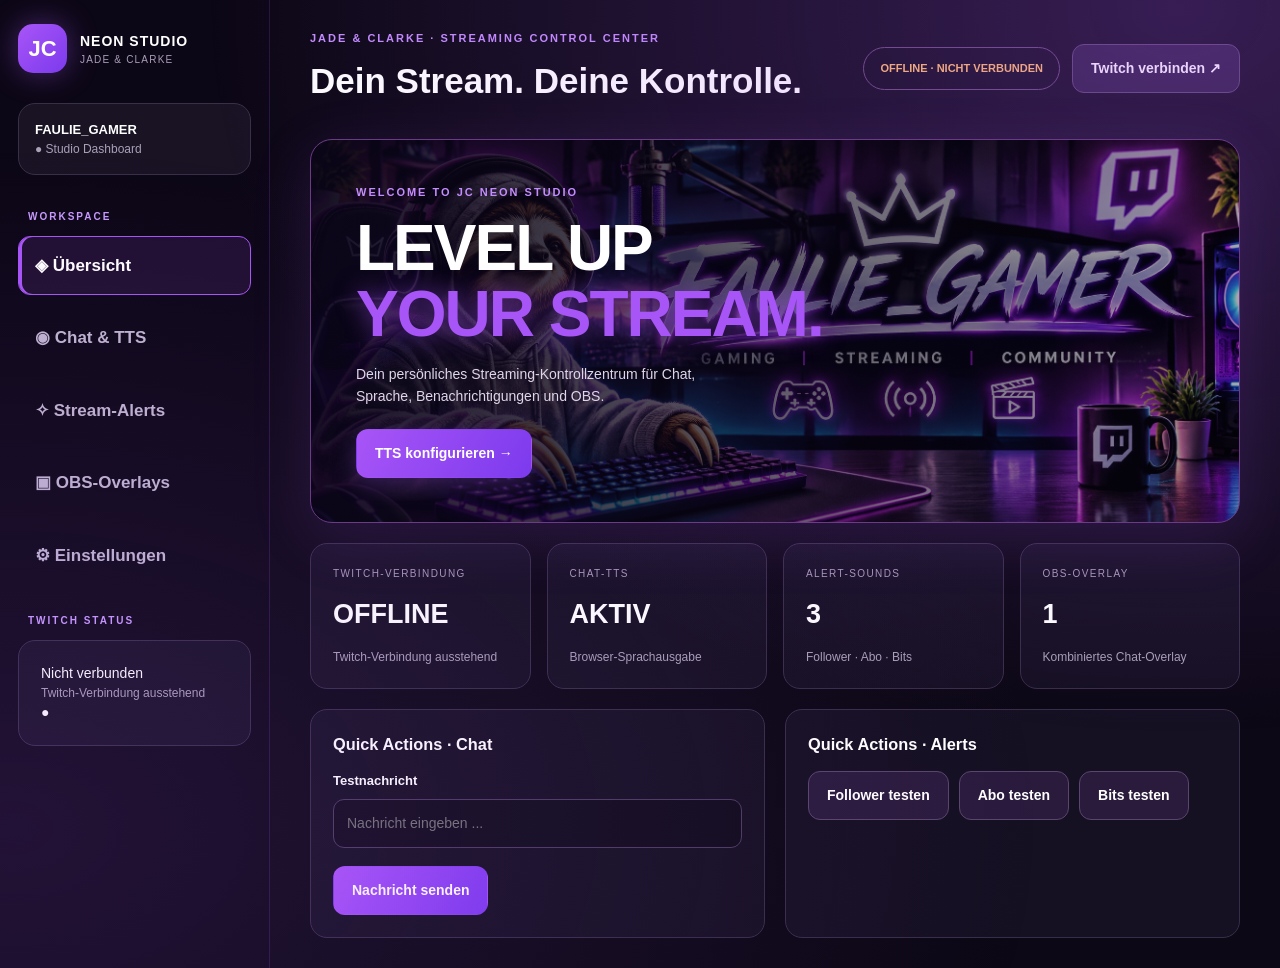
<file: index.html>
<!DOCTYPE html>
<html lang="de">
<head>
  <meta charset="UTF-8">
  <meta name="viewport" content="width=device-width, initial-scale=1.0">
  <meta name="theme-color" content="#10091d">

  <title>JC Neon Studio | Jade & Clarke</title>

  <link rel="stylesheet" href="css/style.css">

  <style>
    :root {
      --accent: #a855f7;
      --accent2: #7c3aed;
    }

    * {
      box-sizing: border-box;
    }

    body {
      margin: 0;
      background: #0c0815;
      color: #ffffff;
      font-family: Inter, "Segoe UI", Arial, sans-serif;
    }

    [hidden] {
      display: none !important;
    }

    .page:not(.active) {
      display: none;
    }

    .page.active {
      display: block;
    }

    .jc-app {
      display: flex;
      min-height: 100vh;
    }

    .jc-sidebar {
      width: 270px;
      min-width: 270px;
      padding: 24px 18px;
      background: rgba(12, 8, 23, .94);
      border-right: 1px solid rgba(168, 85, 247, .18);
    }

    .jc-main {
      flex: 1;
      min-width: 0;
      padding: 30px 40px;
    }

    .jc-brand {
      display: flex;
      align-items: center;
      gap: 13px;
      margin-bottom: 30px;
    }

    .jc-brand-logo {
      width: 49px;
      height: 49px;
      display: grid;
      place-items: center;
      border-radius: 15px;
      background: linear-gradient(
        135deg,
        var(--accent),
        var(--accent2)
      );
      font-weight: 900;
      font-size: 22px;
      color: white;
    }

    .jc-brand-name {
      font-weight: 900;
      letter-spacing: 1px;
    }

    .jc-brand-subtitle {
      font-size: 10px;
      color: #a99eb9;
      letter-spacing: 1.2px;
    }

    .jc-profile {
      padding: 16px;
      border: 1px solid #383047;
      border-radius: 17px;
      background: #191324;
      margin-bottom: 34px;
    }

    .jc-profile-name {
      font-weight: 800;
      font-size: 13px;
    }

    .jc-muted {
      color: #aaa0b8;
      font-size: 12px;
    }

    .jc-section-label {
      margin: 22px 10px 12px;
      color: #c89bff;
      font-size: 10px;
      font-weight: 900;
      letter-spacing: 2px;
    }

    .jc-sidebar .nav {
      display: flex;
      width: 100%;
      align-items: center;
      gap: 12px;
      padding: 16px;
      margin-bottom: 6px;
      border: 1px solid transparent;
      border-radius: 12px;
      background: transparent;
      color: #bfb4cf;
      text-align: left;
      cursor: pointer;
      font-weight: 700;
      font-family: inherit;
    }

    .jc-sidebar .nav:hover {
      background: rgba(168, 85, 247, .08);
    }

    .jc-sidebar .nav.active {
      background: rgba(168, 85, 247, .12);
      border-color: var(--accent);
      color: white;
    }

    .jc-header {
      display: flex;
      align-items: center;
      justify-content: space-between;
      gap: 20px;
      margin-bottom: 32px;
    }

    .jc-eyebrow {
      color: #c48dff;
      font-size: 11px;
      letter-spacing: 2px;
      font-weight: 900;
    }

    .jc-header h1 {
      font-size: clamp(24px, 3vw, 35px);
      margin: 8px 0 0;
    }

    .jc-header-actions {
      display: flex;
      align-items: center;
      gap: 12px;
    }

    .jc-status {
      border: 1px solid #684778;
      border-radius: 50px;
      padding: 12px 16px;
      font-size: 11px;
      font-weight: 900;
      white-space: nowrap;
    }

    .jc-status.online {
      color: #7df0b3;
    }

    .jc-status.offline {
      color: #ffbd66;
    }

    .jc-button {
      border: 1px solid #59456d;
      border-radius: 12px;
      padding: 13px 18px;
      color: white;
      background: #2a1b3d;
      font-family: inherit;
      font-weight: 800;
      cursor: pointer;
    }

    .jc-button.primary {
      background: linear-gradient(
        120deg,
        var(--accent),
        var(--accent2)
      );
      border-color: transparent;
    }

    .jc-button:hover {
      filter: brightness(1.14);
    }

    .jc-hero {
      position: relative;
      min-height: 340px;
      display: flex;
      align-items: center;
      padding: 45px;
      border-radius: 22px;
      overflow: hidden;
      border: 1px solid #6c3b88;
      background:
        linear-gradient(
          90deg,
          rgba(10, 5, 24, .95),
          rgba(10, 5, 24, .35)
        ),
        url("assets/images/banner.png") center / cover;
    }

    .jc-hero h2 {
      font-size: clamp(38px, 5vw, 65px);
      line-height: 1.03;
      margin: 15px 0;
    }

    .jc-hero em {
      font-style: normal;
      color: var(--accent);
    }

    .jc-hero p {
      max-width: 380px;
      line-height: 1.6;
    }

    .jc-grid {
      display: grid;
      grid-template-columns: repeat(4, minmax(0, 1fr));
      gap: 16px;
      margin-top: 20px;
    }

    .jc-card {
      background: rgba(23, 17, 36, .9);
      border: 1px solid #382d49;
      border-radius: 17px;
      padding: 22px;
      min-width: 0;
    }

    .jc-card h3 {
      margin: 0 0 15px;
    }

    .jc-card-label {
      font-size: 10px;
      letter-spacing: 1.4px;
      color: #a99bb9;
    }

    .jc-card-value {
      font-size: 27px;
      font-weight: 900;
      margin: 13px 0;
    }

    .jc-two-columns {
      display: grid;
      grid-template-columns: repeat(2, minmax(0, 1fr));
      gap: 20px;
      margin-top: 20px;
    }

    .jc-field {
      display: flex;
      flex-direction: column;
      gap: 8px;
      margin-bottom: 18px;
    }

    .jc-field label {
      font-weight: 700;
      font-size: 13px;
    }

    .jc-field input:not([type="checkbox"]):not([type="range"]),
    .jc-field select,
    .jc-field textarea {
      width: 100%;
      padding: 13px;
      border-radius: 11px;
      border: 1px solid #4c3b61;
      background: #100c1b;
      color: white;
      font: inherit;
    }

    .jc-field input[type="range"] {
      width: 100%;
      accent-color: var(--accent);
    }

    .jc-check {
      display: flex;
      align-items: center;
      gap: 10px;
      margin: 14px 0;
    }

    .jc-check input {
      accent-color: var(--accent);
    }

    .jc-actions {
      display: flex;
      flex-wrap: wrap;
      gap: 10px;
      margin-top: 15px;
    }

    .jc-chat-feed {
      min-height: 240px;
      max-height: 390px;
      overflow-y: auto;
      padding: 15px;
      border: 1px solid #382d49;
      border-radius: 13px;
      background: #0d0a16;
    }

    .chat-line {
      display: flex;
      flex-wrap: wrap;
      gap: 10px;
      margin: 8px 0;
      line-height: 1.5;
    }

    .chat-line .username {
      color: var(--accent);
      font-weight: 900;
    }

    .jc-overlay-preview {
      width: 100%;
      height: 370px;
      border: 1px solid #49345d;
      border-radius: 15px;
      background: #0e0918;
    }

    .jc-alert-preview {
      min-height: 160px;
      display: grid;
      place-content: center;
      gap: 10px;
      text-align: center;
      border: 1px solid #49345d;
      border-radius: 15px;
      background: #100b1c;
    }

    .jc-alert-preview b {
      color: var(--accent);
      font-size: 23px;
    }

    .jc-toast {
      position: fixed;
      right: 24px;
      bottom: 24px;
      z-index: 9999;
      max-width: 430px;
      padding: 16px 20px;
      border-radius: 14px;
      border: 1px solid var(--accent);
      background: #211330;
      color: white;
      box-shadow: 0 0 30px rgba(168, 85, 247, .25);
      opacity: 0;
      transform: translateY(20px);
      pointer-events: none;
      transition: .25s;
    }

    .jc-toast.show {
      opacity: 1;
      transform: translateY(0);
    }

    @media (max-width: 1100px) {
      .jc-grid {
        grid-template-columns: repeat(2, 1fr);
      }
    }

    @media (max-width: 760px) {
      .jc-app {
        flex-direction: column;
      }

      .jc-sidebar {
        width: 100%;
        min-width: 0;
      }

      .jc-main {
        padding: 22px;
      }

      .jc-header {
        flex-direction: column;
        align-items: flex-start;
      }

      .jc-header-actions {
        flex-wrap: wrap;
      }

      .jc-two-columns,
      .jc-grid {
        grid-template-columns: 1fr;
      }

      .jc-hero {
        padding: 25px;
      }
    }
  </style>

  <!-- JavaScript aus dem neuen js-Ordner -->
  <script defer src="js/app.js"></script>
  <script defer src="js/twitch-auth.js"></script>
</head>

<body>

<div class="ambient"></div>

<div class="jc-app">

  <!-- SEITENLEISTE -->
  <aside class="jc-sidebar">

    <div class="jc-brand">
      <div class="jc-brand-logo brand-icon">JC</div>

      <div>
        <div class="jc-brand-name">NEON STUDIO</div>
        <div class="jc-brand-subtitle">JADE & CLARKE</div>
      </div>
    </div>

    <div class="jc-profile">
      <div class="jc-profile-name" id="studioProfileName">
        FAULIE_GAMER
      </div>

      <div class="jc-muted">
        <span id="profileConnectionDot">●</span>
        Studio Dashboard
      </div>
    </div>

    <div class="jc-section-label">WORKSPACE</div>

    <nav>
      <button class="nav active" data-page="dashboard" type="button">
        ◈ Übersicht
      </button>

      <button class="nav" data-page="tts" type="button">
        ◉ Chat & TTS
      </button>

      <button class="nav" data-page="alerts" type="button">
        ✧ Stream-Alerts
      </button>

      <button class="nav" data-page="overlay" type="button">
        ▣ OBS-Overlays
      </button>

      <button class="nav" data-page="settings" type="button">
        ⚙ Einstellungen
      </button>
    </nav>

    <div class="jc-section-label">TWITCH STATUS</div>

    <div class="jc-card">
      <div id="sideConnectionStatus">
        Nicht verbunden
      </div>

      <div class="jc-muted" id="sideConnectionDetail">
        Twitch-Verbindung ausstehend
      </div>

      <span id="sideConnectionDot">●</span>
    </div>

  </aside>

  <!-- HAUPTBEREICH -->
  <main class="jc-main">

    <header class="jc-header">

      <div>
        <div class="jc-eyebrow">
          JADE & CLARKE · STREAMING CONTROL CENTER
        </div>

        <h1 id="pageTitle">
          Dein Stream. Deine Kontrolle.
        </h1>
      </div>

      <div class="jc-header-actions">

        <div id="connectionPill" class="jc-status offline">
          <span id="connectionStatus">
            OFFLINE · NICHT VERBUNDEN
          </span>
        </div>

        <button
          id="twitchBtn"
          class="jc-button"
          type="button">
          Twitch verbinden ↗
        </button>

      </div>

    </header>

    <!-- DASHBOARD -->
    <section id="dashboard" class="page active">

      <div class="jc-hero hero">

        <div>
          <div class="jc-eyebrow">
            WELCOME TO JC NEON STUDIO
          </div>

          <h2>
            LEVEL UP<br>
            <em>YOUR STREAM.</em>
          </h2>

          <p>
            Dein persönliches Streaming-Kontrollzentrum
            für Chat, Sprache, Benachrichtigungen und OBS.
          </p>

          <button
            class="jc-button primary btn"
            data-goto="tts"
            type="button">
            TTS konfigurieren →
          </button>
        </div>

      </div>

      <div class="jc-grid">

        <div class="jc-card">
          <div class="jc-card-label">
            TWITCH-VERBINDUNG
          </div>

          <div class="jc-card-value" id="connectionStat">
            OFFLINE
          </div>

          <div class="jc-muted" id="connectionStatDetail">
            Nicht verbunden
          </div>
        </div>

        <div class="jc-card">
          <div class="jc-card-label">
            CHAT-TTS
          </div>

          <div class="jc-card-value" id="ttsStatus">
            AKTIV
          </div>

          <div class="jc-muted">
            Browser-Sprachausgabe
          </div>
        </div>

        <div class="jc-card">
          <div class="jc-card-label">
            ALERT-SOUNDS
          </div>

          <div class="jc-card-value">3</div>

          <div class="jc-muted">
            Follower · Abo · Bits
          </div>
        </div>

        <div class="jc-card">
          <div class="jc-card-label">
            OBS-OVERLAY
          </div>

          <div class="jc-card-value">1</div>

          <div class="jc-muted">
            Kombiniertes Chat-Overlay
          </div>
        </div>

      </div>

      <div class="jc-two-columns">

        <div class="jc-card">
          <h3>Quick Actions · Chat</h3>

          <div class="jc-field">
            <label for="chatInput">
              Testnachricht
            </label>

            <input
              id="chatInput"
              type="text"
              placeholder="Nachricht eingeben ..."
              autocomplete="off">
          </div>

          <button
            id="sendChat"
            class="jc-button primary"
            type="button">
            Nachricht senden
          </button>
        </div>

        <div class="jc-card">
          <h3>Quick Actions · Alerts</h3>

          <div class="jc-actions">
            <button
              class="jc-button"
              data-test="follow"
              type="button">
              Follower testen
            </button>

            <button
              class="jc-button"
              data-test="sub"
              type="button">
              Abo testen
            </button>

            <button
              class="jc-button"
              data-test="bits"
              type="button">
              Bits testen
            </button>
          </div>
        </div>

      </div>

    </section>

    <!-- CHAT & TTS -->
    <section id="tts" class="page">

      <div class="jc-two-columns">

        <div class="jc-card">
          <h3>Text-to-Speech</h3>

          <label class="jc-check">
            <input id="ttsEnabled" type="checkbox" checked>
            TTS aktivieren
          </label>

          <label class="jc-check">
            <input id="readNames" type="checkbox" checked>
            Benutzernamen vorlesen
          </label>

          <div class="jc-field">
            <label for="voiceSelect">
              Stimme
            </label>

            <select id="voiceSelect"></select>
          </div>

          <div class="jc-field">
            <label for="volume">
              Lautstärke
            </label>

            <input
              id="volume"
              type="range"
              min="0"
              max="100"
              value="85">

            <output id="volumeValue">
              85 %
            </output>
          </div>

          <div class="jc-field">
            <label for="rate">
              Sprechgeschwindigkeit
            </label>

            <input
              id="rate"
              type="range"
              min="50"
              max="200"
              value="100">

            <output id="rateValue">
              1.0×
            </output>
          </div>

          <div class="jc-actions">

            <button
              id="testVoice"
              class="jc-button primary"
              type="button">
              Stimme testen
            </button>

            <button
              id="stopVoice"
              class="jc-button"
              type="button">
              Sprache stoppen
            </button>

          </div>

        </div>

        <div class="jc-card">
          <h3>Chat-Testbereich</h3>

          <div class="jc-field">
            <label for="testUser">
              Test-Benutzername
            </label>

            <input
              id="testUser"
              type="text"
              value="Faulie_Gamer">
          </div>

          <div class="jc-field">
            <label for="testMessage">
              Testnachricht
            </label>

            <textarea
              id="testMessage"
              rows="4">Hey Faulie! Dein Stream sieht heute mega aus! 💜</textarea>
          </div>

          <button
            id="testMessageBtn"
            class="jc-button primary"
            type="button">
            Testnachricht senden
          </button>

          <p class="jc-muted">
            Emojis werden bei der Sprachausgabe herausgefiltert.
          </p>

        </div>

      </div>

      <div class="jc-card" style="margin-top:20px">
        <h3>
          Chat-Verlauf
          <span id="chatModeTag">TESTBEREICH</span>
        </h3>

        <div id="chatFeed" class="jc-chat-feed"></div>
      </div>

    </section>

    <!-- STREAM ALERTS -->
    <section id="alerts" class="page">

      <div class="jc-two-columns">

        <div class="jc-card">
          <h3>Alert-Einstellungen</h3>

          <label class="jc-check">
            <input id="followEnabled" type="checkbox" checked>
            Follower-Alerts
          </label>

          <label class="jc-check">
            <input id="subEnabled" type="checkbox" checked>
            Abonnement-Alerts
          </label>

          <label class="jc-check">
            <input id="bitsEnabled" type="checkbox" checked>
            Bits-Alerts
          </label>

          <div class="jc-field">
            <label for="alertUser">
              Test-Benutzername
            </label>

            <input
              id="alertUser"
              type="text"
              value="NeonSloth">
          </div>

          <div class="jc-field">
            <label for="duration">
              Anzeigedauer
            </label>

            <input
              id="duration"
              type="range"
              min="2"
              max="30"
              value="7">

            <output id="durationValue">
              7 Sekunden
            </output>
          </div>

          <div class="jc-actions">

            <button
              class="jc-button"
              data-test="follow"
              type="button">
              Follower testen
            </button>

            <button
              class="jc-button"
              data-test="sub"
              type="button">
              Abo testen
            </button>

            <button
              class="jc-button"
              data-test="bits"
              type="button">
              Bits testen
            </button>

          </div>

        </div>

        <div class="jc-card">
          <h3>Alert-Vorschau</h3>

          <div
            id="alertPreview"
            class="jc-alert-preview">
            <small>
              Bereit für den nächsten Alert
            </small>
          </div>

          <p class="jc-muted">
            Sounds werden aus assets/sounds geladen.
          </p>
        </div>

      </div>

    </section>

    <!-- OBS OVERLAYS -->
    <section id="overlay" class="page">

      <div class="jc-card">
        <h3>OBS Overlay-Vorschau</h3>

        <iframe
          id="combinedOverlayPreview"
          class="jc-overlay-preview"
          title="JC Neon Studio Overlay"
          src="overlay.html?preview=1">
        </iframe>

        <div class="jc-actions">

          <button
            id="ov_openWindow"
            class="jc-button primary"
            type="button">
            Als neues Fenster öffnen
          </button>

          <button
            id="ov_copyUrl"
            class="jc-button"
            type="button">
            OBS-URL kopieren
          </button>

          <button
            id="ov_testChat"
            class="jc-button"
            type="button">
            Chat testen
          </button>

          <button
            class="jc-button"
            data-overlay-alert="follow"
            type="button">
            Alert testen
          </button>

        </div>

      </div>

      <div class="jc-two-columns">

        <div class="jc-card">
          <h3>Chat-Overlay</h3>

          <label class="jc-check">
            <input
              id="ov_chatEnabled"
              type="checkbox"
              checked>
            Chat anzeigen
          </label>

          <div class="jc-field">
            <label for="ov_chatX">
              Position X
            </label>

            <input
              id="ov_chatX"
              type="range"
              min="0"
              max="60"
              value="3">

            <output id="ov_chatX_value">3</output>
          </div>

          <div class="jc-field">
            <label for="ov_chatY">
              Position Y
            </label>

            <input
              id="ov_chatY"
              type="range"
              min="0"
              max="70"
              value="5">

            <output id="ov_chatY_value">5</output>
          </div>

          <div class="jc-field">
            <label for="ov_chatLife">
              Anzeigedauer
            </label>

            <input
              id="ov_chatLife"
              type="range"
              min="3"
              max="60"
              value="15">

            <output id="ov_chatLife_value">15</output>
          </div>

        </div>

        <div class="jc-card">
          <h3>Alert-Overlay</h3>

          <label class="jc-check">
            <input
              id="ov_alertsEnabled"
              type="checkbox"
              checked>
            Alerts anzeigen
          </label>

          <div class="jc-field">
            <label for="ov_alertX">
              Position X
            </label>

            <input
              id="ov_alertX"
              type="range"
              min="0"
              max="60"
              value="4">

            <output id="ov_alertX_value">4</output>
          </div>

          <div class="jc-field">
            <label for="ov_alertY">
              Position Y
            </label>

            <input
              id="ov_alertY"
              type="range"
              min="0"
              max="70"
              value="7">

            <output id="ov_alertY_value">7</output>
          </div>

          <div class="jc-field">
            <label for="ov_alertDuration">
              Anzeigedauer
            </label>

            <input
              id="ov_alertDuration"
              type="range"
              min="2"
              max="30"
              value="6">

            <output id="ov_alertDuration_value">6</output>
          </div>

        </div>

      </div>

    </section>

    <!-- EINSTELLUNGEN -->
    <section id="settings" class="page">

      <div class="jc-two-columns">

        <div class="jc-card">
          <h3>Studio-Profil</h3>

          <div class="jc-field">
            <label for="studioUsername">
              Twitch-Benutzername
            </label>

            <input
              id="studioUsername"
              type="text"
              value="faulie_gamer">
          </div>

          <div class="jc-field">
            <label for="studioDisplayName">
              Anzeigename
            </label>

            <input
              id="studioDisplayName"
              type="text"
              value="FAULIE_GAMER">
          </div>

          <div class="jc-field">
            <label for="accent">
              Akzentfarbe
            </label>

            <select id="accent">
              <option value="purple">
                Neon Purple
              </option>

              <option value="cyan">
                Electric Cyan
              </option>

              <option value="pink">
                Hot Pink
              </option>
            </select>
          </div>

          <label class="jc-check">
            <input
              id="motion"
              type="checkbox"
              checked>
            Hintergrundanimationen und Neonlichter
          </label>

        </div>

        <div class="jc-card">
          <h3>Twitch-Verbindung</h3>

          <div id="settingsConnectionStatus">
            Nicht verbunden
          </div>

          <p
            class="jc-muted"
            id="settingsConnectionDetail">
            Twitch-Anmeldung ausstehend
          </p>

          <span id="settingsConnectionDot">●</span>

          <div class="jc-actions">
            <button
              id="twitchInfo"
              class="jc-button"
              type="button">
              Informationen zur Twitch-Verbindung
            </button>
          </div>

        </div>

      </div>

      <div class="jc-card" style="margin-top:20px">
        <h3>Backup & Wiederherstellung</h3>

        <div class="jc-actions">

          <button
            id="exportSettings"
            class="jc-button primary"
            type="button">
            Backup exportieren
          </button>

          <button
            id="importSettings"
            class="jc-button"
            type="button">
            Backup importieren
          </button>

          <button
            id="resetSettings"
            class="jc-button"
            type="button">
            Einstellungen zurücksetzen
          </button>

        </div>

        <input
          id="importSettingsFile"
          type="file"
          accept=".json,application/json"
          hidden>

      </div>

    </section>

  </main>

</div>

<div
  id="toast"
  class="jc-toast"
  role="status"
  aria-live="polite">
</div>

</body>
</html>
</file>
<file: css/style.css>
/* ===================================================
   JC NEON STUDIO 2.0
   Jade & Clarke
   Neon Glass Design
=================================================== */

:root {
  --accent: #b43cff;
  --accent2: #00dfff;
  --bg: #080711;
  --surface: #141124;
  --border: #ffffff1a;
  --text: #f6f2ff;
  --muted: #a49bb8;
  --glass: rgba(20, 17, 36, 0.85);
  --shadow: 0 18px 55px rgba(0, 0, 0, 0.35);
}

* {
  box-sizing: border-box;
}

html {
  scroll-behavior: smooth;
}

body {
  margin: 0;
  background: var(--bg);
  color: var(--text);
  font: 14px/1.5 Inter, "Segoe UI", Arial, sans-serif;
  min-height: 100vh;
}

/* Hintergrundanimation */

.ambient {
  position: fixed;
  inset: -20%;
  pointer-events: none;
  z-index: 0;
  background:
    radial-gradient(
      ellipse at 82% 10%,
      rgba(180, 60, 255, 0.20),
      transparent 45%
    ),
    radial-gradient(
      ellipse at 20% 85%,
      rgba(0, 223, 255, 0.12),
      transparent 48%
    ),
    radial-gradient(
      ellipse at 50% 50%,
      rgba(255, 59, 175, 0.06),
      transparent 55%
    );
  animation: neonAmbient 18s ease-in-out infinite alternate;
}

@keyframes neonAmbient {
  0% {
    transform: translate(-2%, -1%) scale(1);
    opacity: 0.7;
  }

  50% {
    transform: translate(2%, 2%) scale(1.06);
    opacity: 1;
  }

  100% {
    transform: translate(-1%, 3%) scale(1.02);
    opacity: 0.8;
  }
}

body.no-motion *,
body.no-motion *::before,
body.no-motion *::after {
  animation: none !important;
  transition: none !important;
}

@media (prefers-reduced-motion: reduce) {
  *,
  *::before,
  *::after {
    animation-duration: 0.01ms !important;
    animation-iteration-count: 1 !important;
    scroll-behavior: auto !important;
  }
}

/* Allgemein */

button,
input,
select,
textarea {
  font: inherit;
}

button {
  cursor: pointer;
}

button:focus-visible,
input:focus-visible,
select:focus-visible,
textarea:focus-visible {
  outline: 2px solid var(--accent2);
  outline-offset: 3px;
}

button:disabled {
  opacity: 0.5;
  cursor: not-allowed;
}

.shell {
  display: flex;
  min-height: 100vh;
  position: relative;
  z-index: 1;
}

/* Sidebar */

.sidebar {
  width: 270px;
  flex-shrink: 0;
  background: rgba(12, 10, 24, 0.92);
  border-right: 1px solid var(--border);
  padding: 25px 17px;
  display: flex;
  flex-direction: column;
  min-height: 100vh;
  position: sticky;
  top: 0;
  height: 100vh;
  backdrop-filter: blur(20px);
  -webkit-backdrop-filter: blur(20px);
}

.brand {
  display: flex;
  align-items: center;
  gap: 12px;
  padding: 0 7px 28px;
}

.brand-icon {
  width: 48px;
  height: 48px;
  border-radius: 15px;
  display: grid;
  place-items: center;
  font-weight: 1000;
  font-size: 21px;
  background: linear-gradient(
    135deg,
    var(--accent),
    #5b22c9
  );
  box-shadow: 0 0 30px rgba(180, 60, 255, 0.35);
  flex-shrink: 0;
}

.brand b {
  font-size: 16px;
  letter-spacing: 1.3px;
}

.brand small,
.profile span,
.side-bottom small {
  display: block;
  color: var(--muted);
  font-size: 10px;
  letter-spacing: 1px;
}

.profile {
  display: flex;
  gap: 12px;
  align-items: center;
  padding: 14px 10px;
  background: rgba(255, 255, 255, 0.04);
  border: 1px solid var(--border);
  border-radius: 15px;
  margin-bottom: 35px;
}

.profile img {
  width: 44px;
  height: 44px;
  object-fit: cover;
  border-radius: 50%;
  border: 2px solid var(--accent);
}

.profile strong {
  font-size: 12px;
}

.dot {
  width: 8px;
  height: 8px;
  border-radius: 50%;
  background: #43e5a0;
  display: inline-block;
  margin-right: 6px;
  box-shadow: 0 0 12px currentColor;
}

.dot.amber {
  background: #ffc45c;
}

.dot.green {
  background: #43e5a0;
}

.dot.red {
  background: #ff607b;
}

.nav-label,
.eyebrow {
  font-size: 10px;
  letter-spacing: 2px;
  color: #c288f6;
  font-weight: 800;
}

.nav-label {
  padding: 0 14px;
  margin-bottom: 12px;
}

nav {
  display: grid;
  gap: 7px;
}

.nav {
  border: 1px solid transparent;
  background: transparent;
  color: #aaa0be;
  text-align: left;
  padding: 13px 15px;
  border-radius: 11px;
  font-weight: 600;
  display: flex;
  gap: 15px;
  align-items: center;
  font-size: 17px;
  transition: 0.2s;
}

.nav span {
  font-size: 13px;
}

.nav:hover,
.nav.active {
  background: linear-gradient(
    90deg,
    rgba(160, 44, 255, 0.20),
    rgba(160, 44, 255, 0.03)
  );
  border-color: rgba(160, 44, 255, 0.25);
  color: white;
}

.nav.active {
  box-shadow: inset 3px 0 var(--accent);
}

.side-bottom {
  margin-top: auto;
}

.side-info {
  display: flex;
  align-items: flex-start;
  gap: 8px;
  border: 1px solid var(--border);
  background: rgba(255, 255, 255, 0.03);
  border-radius: 12px;
  padding: 12px;
  margin-bottom: 17px;
}

.side-info b,
.side-info small {
  display: block;
}

.side-info b {
  font-size: 12px;
}

/* Hauptbereich */

main {
  min-width: 0;
  flex: 1;
  padding: 34px clamp(20px, 3vw, 48px) 18px;
  max-width: 1800px;
  margin: 0 auto;
}

.topbar {
  display: flex;
  align-items: center;
  justify-content: space-between;
  gap: 18px;
  margin-bottom: 28px;
}

.topbar h1 {
  font-size: clamp(22px, 2.5vw, 31px);
  margin: 4px 0 0;
  letter-spacing: -1px;
}

.top-actions {
  display: flex;
  align-items: center;
  gap: 12px;
}

.pill,
.tag {
  border: 1px solid rgba(255, 196, 92, 0.33);
  color: #ffd08b;
  border-radius: 100px;
  padding: 9px 12px;
  font-size: 10px;
  letter-spacing: 1px;
  font-weight: 800;
}

.btn {
  border: 0;
  border-radius: 11px;
  padding: 12px 17px;
  font-weight: 750;
  transition:
    transform 0.2s,
    box-shadow 0.2s,
    border-color 0.2s;
  white-space: nowrap;
}

.btn:hover {
  transform: translateY(-2px);
}

.btn.primary {
  color: #fff;
  background: linear-gradient(
    115deg,
    var(--accent),
    #7434d8
  );
  box-shadow: 0 6px 22px rgba(155, 51, 238, 0.27);
}

.btn.primary:hover {
  box-shadow: 0 8px 30px rgba(180, 60, 255, 0.45);
}

.btn.outline {
  background: rgba(255, 255, 255, 0.04);
  color: white;
  border: 1px solid rgba(255, 255, 255, 0.16);
}

.btn.outline:hover {
  border-color: var(--accent);
}

.btn.wide {
  width: 100%;
}

/* Seitenwechsel */

.page {
  display: none;
}

.page.active {
  display: block;
  animation: appear 0.3s ease;
}

@keyframes appear {
  from {
    opacity: 0;
    transform: translateY(8px);
  }

  to {
    opacity: 1;
    transform: translateY(0);
  }
}

/* Dashboard Hero */

.hero {
  height: clamp(290px, 30vw, 410px);
  border-radius: 21px;
  overflow: hidden;
  position: relative;
  border: 1px solid rgba(189, 99, 255, 0.40);
  box-shadow: 0 15px 60px rgba(76, 0, 116, 0.20);
}

.hero > img {
  width: 100%;
  height: 100%;
  object-fit: cover;
  object-position: center;
}

.hero-shade {
  position: absolute;
  inset: 0;
  background: linear-gradient(
    90deg,
    rgba(8, 7, 17, 0.96) 0%,
    rgba(8, 7, 17, 0.83) 28%,
    rgba(8, 7, 17, 0.14) 78%
  );
}

.hero-content {
  position: absolute;
  inset: 0;
  padding: clamp(20px, 3.5vw, 48px);
  display: flex;
  align-items: flex-start;
  justify-content: center;
  flex-direction: column;
}

.hero-kicker {
  font-size: 11px;
  color: #d3a1ff;
  letter-spacing: 2px;
  font-weight: 800;
}

.hero h2 {
  font-size: clamp(32px, 4vw, 57px);
  line-height: 1.04;
  letter-spacing: -2px;
  margin: 12px 0;
}

.hero h2 em {
  font-style: normal;
  color: #e4adff;
  text-shadow: 0 0 22px #bb4bff;
}

.hero p {
  max-width: 330px;
  color: #e0d5e9;
  margin: 0 0 21px;
}

/* Statistik */

.stats {
  display: grid;
  grid-template-columns: repeat(4, minmax(0, 1fr));
  gap: 15px;
  margin: 20px 0;
}

.stat,
.panel {
  background: linear-gradient(
    145deg,
    rgba(26, 21, 43, 0.88),
    rgba(16, 14, 29, 0.90)
  );
  border: 1px solid var(--border);
  border-radius: 17px;
  box-shadow: var(--shadow);
  backdrop-filter: blur(14px);
  -webkit-backdrop-filter: blur(14px);
}

.stat {
  padding: 20px;
  transition:
    transform 0.2s,
    border-color 0.2s;
}

.stat:hover {
  transform: translateY(-3px);
  border-color: rgba(180, 60, 255, 0.35);
}

.stat > span,
.stat small {
  display: block;
  color: var(--muted);
  font-size: 11px;
}

.stat > span {
  font-size: 10px;
  letter-spacing: 1.6px;
}

.stat strong {
  font-size: 27px;
  letter-spacing: 1px;
  display: block;
  margin: 7px 0;
  color: #f8e8ff;
}

.stat:first-child strong {
  color: #ffca77;
}

.stat:nth-child(3) strong {
  color: #78e6ff;
}

/* Panels */

.twocol {
  display: grid;
  grid-template-columns: 1fr 1fr;
  gap: 19px;
}

.panel {
  padding: 24px;
  min-width: 0;
}

.panel h3 {
  margin: 0 0 18px;
  font-size: 18px;
}

.panel-head {
  display: flex;
  justify-content: space-between;
  align-items: center;
  margin-bottom: 20px;
  gap: 12px;
}

.panel-head h3 {
  margin: 4px 0 0;
}

.tag {
  color: #c6a1ff;
  border-color: rgba(156, 91, 227, 0.33);
}

/* Chat */

.chat-feed {
  height: 184px;
  overflow: auto;
  background: rgba(8, 7, 17, 0.55);
  border: 1px solid var(--border);
  border-radius: 11px;
  padding: 13px;
}

.chat-line {
  margin-bottom: 10px;
  overflow-wrap: anywhere;
}

.username {
  color: #bd79ff;
  font-weight: 800;
  margin-right: 8px;
}

.send {
  display: flex;
  gap: 9px;
  margin-top: 12px;
}

.send input {
  min-width: 0;
  flex: 1;
}

.send input,
.field input:not([type="range"]),
.field textarea,
.field select {
  background: rgba(8, 7, 17, 0.85);
  border: 1px solid rgba(255, 255, 255, 0.15);
  border-radius: 10px;
  padding: 12px;
  color: #fff;
  width: 100%;
}

.field textarea {
  resize: vertical;
}

.field select option {
  background: #141124;
  color: #fff;
}

/* Schnellaktionen */

.quick {
  display: grid;
  grid-template-columns: repeat(3, 1fr);
  gap: 10px;
}

.quick button {
  display: flex;
  align-items: center;
  justify-content: center;
  flex-direction: column;
  gap: 5px;
  border: 1px solid rgba(171, 77, 255, 0.25);
  border-radius: 13px;
  background: rgba(171, 77, 255, 0.07);
  color: white;
  min-height: 105px;
  padding: 10px;
  transition: 0.2s;
}

.quick button:hover {
  border-color: var(--accent);
  background: rgba(171, 77, 255, 0.15);
  transform: translateY(-2px);
}

.quick-icon {
  font-size: 25px;
  color: #d19cff;
}

.quick b {
  font-size: 12px;
}

.quick small {
  font-size: 10px;
  color: var(--muted);
}

.preview-card {
  display: flex;
  align-items: center;
  gap: 13px;
  margin-top: 16px;
}

.preview-card img {
  width: 110px;
  height: 67px;
  object-fit: cover;
  border-radius: 9px;
}

.preview-card b,
.preview-card small {
  display: block;
}

.preview-card small {
  color: var(--muted);
  font-size: 11px;
}

/* Abschnitte */

.section-intro {
  margin: 14px 0 27px;
}

.section-intro h2 {
  font-size: clamp(26px, 3vw, 38px);
  margin: 5px 0;
}

.section-intro p,
.muted {
  color: var(--muted);
}

/* Schalter */

.toggle-line {
  display: flex;
  align-items: center;
  justify-content: space-between;
  position: relative;
  padding: 17px 0;
  border-bottom: 1px solid var(--border);
  gap: 12px;
  cursor: pointer;
}

.toggle-line b,
.toggle-line small {
  display: block;
}

.toggle-line small {
  color: var(--muted);
  font-size: 11px;
}

.toggle-line input {
  position: absolute;
  opacity: 0;
  right: 0;
}

.switch {
  width: 44px;
  height: 24px;
  border-radius: 30px;
  background: #51475f;
  flex-shrink: 0;
  position: relative;
  transition: 0.2s;
}

.switch::before {
  content: "";
  position: absolute;
  top: 4px;
  left: 4px;
  width: 16px;
  height: 16px;
  border-radius: 50%;
  background: white;
  transition: 0.2s;
}

.toggle-line input:checked + .switch {
  background: var(--accent);
}

.toggle-line input:checked + .switch::before {
  transform: translateX(20px);
}

.toggle-line input:focus-visible + .switch {
  outline: 2px solid var(--accent2);
  outline-offset: 3px;
}

/* Formularfelder */

.field {
  display: block;
  margin: 22px 0;
  color: #e6d9f6;
  font-weight: 650;
}

.field output {
  float: right;
  color: #c58cff;
}

.field input,
.field textarea,
.field select {
  display: block;
  margin-top: 9px;
}

.field input[type="range"] {
  width: 100%;
  accent-color: var(--accent);
}

.actions {
  display: flex;
  gap: 10px;
  flex-wrap: wrap;
}

.note {
  background: rgba(168, 117, 255, 0.07);
  border: 1px solid rgba(168, 117, 255, 0.20);
  border-radius: 12px;
  padding: 14px;
  margin-top: 18px;
  color: #bcb0cf;
  font-size: 12px;
}

/* Alerts */

.alert-stage,
.overlay-example {
  height: 275px;
  display: grid;
  place-items: center;
  overflow: hidden;
  border-radius: 15px;
  background:
    radial-gradient(
      circle at center,
      rgba(78, 33, 126, 0.45),
      transparent 65%
    ),
    linear-gradient(135deg, #0c0a16, #17112d);
  border: 1px solid rgba(163, 73, 243, 0.27);
}

.alert-stage-inner {
  text-align: center;
  display: flex;
  align-items: center;
  flex-direction: column;
  gap: 7px;
}

.placeholder-icon {
  font-size: 50px;
  color: #c86aff;
  text-shadow: 0 0 25px #a22dff;
}

.alert-stage-inner b {
  font-size: 22px;
}

.alert-stage-inner small {
  color: #bcb1cc;
}

.alert-animation {
  animation: pop 0.55s cubic-bezier(.2, 1.5, .3, 1);
}

@keyframes pop {
  from {
    opacity: 0;
    transform: scale(0.5);
  }

  to {
    opacity: 1;
    transform: scale(1);
  }
}

.fake-chat {
  padding: 15px;
  background: rgba(8, 7, 17, 0.7);
  border-left: 3px solid #c353ff;
  line-height: 2;
}

.fake-chat b {
  color: #c88aff;
}

.fake-alert {
  font-size: 13px;
  letter-spacing: 2px;
  color: #e0a4ff;
  text-align: center;
}

.fake-alert strong {
  display: block;
  font-size: 28px;
  color: white;
  text-shadow: 0 0 20px var(--accent);
}

.space {
  margin-top: 18px;
}

/* Kombiniertes OBS-Overlay */

.overlay-preview,
.combined-overlay-preview {
  position: relative;
  width: 100%;
  aspect-ratio: 16 / 9;
  overflow: hidden;
  border: 1px solid rgba(180, 60, 255, 0.35);
  border-radius: 16px;
  background:
    linear-gradient(
      45deg,
      rgba(255, 255, 255, 0.035) 25%,
      transparent 25%,
      transparent 75%,
      rgba(255, 255, 255, 0.035) 75%
    ),
    #0b0918;
  background-size: 24px 24px;
}

#combinedOverlayPreview {
  width: 100%;
  height: 100%;
  border: 0;
  display: block;
  background: transparent;
}

.overlay-controls {
  display: grid;
  gap: 15px;
}

.overlay-controls .field {
  margin: 8px 0;
}

.overlay-actions {
  display: flex;
  flex-wrap: wrap;
  gap: 10px;
}

.overlay-actions .btn {
  flex: 1;
}

/* Verbindung */

.connection {
  display: flex;
  align-items: flex-start;
  gap: 12px;
  background: rgba(255, 255, 255, 0.035);
  padding: 15px;
  border-radius: 12px;
  margin: 15px 0;
}

.connection b,
.connection small {
  display: block;
}

.connection small {
  color: var(--muted);
}

/* Erweiterte Einstellungen */

.settings-group {
  padding: 18px;
  border: 1px solid var(--border);
  background: rgba(255, 255, 255, 0.025);
  border-radius: 14px;
  margin-bottom: 15px;
}

.settings-group h3 {
  margin: 0 0 12px;
}

.settings-description {
  color: var(--muted);
  font-size: 12px;
  margin: 5px 0 16px;
}

.settings-divider {
  height: 1px;
  background: var(--border);
  margin: 20px 0;
}

/* Footer */

footer {
  display: flex;
  justify-content: space-between;
  gap: 15px;
  color: #756c85;
  font-size: 10px;
  letter-spacing: 1px;
  padding: 32px 0 8px;
}

/* Toast */

.toast {
  position: fixed;
  bottom: 28px;
  right: 28px;
  max-width: min(430px, 90vw);
  background: rgba(33, 21, 52, 0.97);
  border: 1px solid rgba(180, 91, 255, 0.53);
  border-radius: 13px;
  padding: 16px 20px;
  box-shadow: 0 12px 45px rgba(0, 0, 0, 0.6);
  opacity: 0;
  transform: translateY(20px);
  pointer-events: none;
  transition: 0.25s;
  z-index: 100;
}

.toast.show {
  opacity: 1;
  transform: translateY(0);
}

/* Scrollbar */

::-webkit-scrollbar {
  width: 8px;
  height: 8px;
}

::-webkit-scrollbar-track {
  background: #0b0918;
}

::-webkit-scrollbar-thumb {
  background: #50326b;
  border-radius: 20px;
}

::-webkit-scrollbar-thumb:hover {
  background: var(--accent);
}

/* Responsive */

@media (max-width: 1050px) {
  .sidebar {
    width: 210px;
  }

  .stats {
    grid-template-columns: repeat(2, 1fr);
  }

  .twocol {
    grid-template-columns: 1fr;
  }
}

@media (max-width: 700px) {
  .shell {
    display: block;
  }

  .sidebar {
    width: 100%;
    height: auto;
    min-height: 0;
    position: relative;
    padding: 13px;
  }

  .brand {
    padding-bottom: 12px;
  }

  .profile,
  .nav-label,
  .side-bottom {
    display: none;
  }

  nav {
    display: flex;
    overflow-x: auto;
  }

  nav .nav {
    white-space: nowrap;
    padding: 10px;
  }

  main {
    padding: 22px 14px;
  }

  .topbar {
    align-items: flex-start;
    flex-direction: column;
  }

  .hero {
    height: 330px;
  }

  .hero-shade {
    background: linear-gradient(
      90deg,
      rgba(8, 7, 17, 0.91),
      rgba(8, 7, 17, 0.47)
    );
  }

  .stats {
    gap: 9px;
  }

  .stat {
    padding: 14px;
  }

  .stat strong {
    font-size: 22px;
  }

  .panel {
    padding: 17px;
  }

  .top-actions {
    flex-wrap: wrap;
  }

  .quick {
    gap: 5px;
  }

  .quick button {
    padding: 5px;
  }

  .send {
    flex-wrap: wrap;
  }

  .send button {
    width: 100%;
  }

  footer span {
    display: none;
  }
}


/* =====================================================
   JC NEON STUDIO – NEON DESIGN REPAIR 2.3
   Jade & Clarke
   ===================================================== */

:root {
  --jc-glow-rgb: 180, 60, 255;
}

/* Hintergrundfarben */

body {
  background:
    radial-gradient(
      ellipse at 80% 0%,
      rgba(var(--jc-glow-rgb), 0.09),
      transparent 50%
    ),
    #080711;
}

/* Animierter Neon-Hintergrund */

.ambient {
  background:
    radial-gradient(
      ellipse at 82% 10%,
      rgba(var(--jc-glow-rgb), 0.23),
      transparent 45%
    ),
    radial-gradient(
      ellipse at 20% 85%,
      rgba(0, 223, 255, 0.14),
      transparent 48%
    ),
    radial-gradient(
      ellipse at 50% 50%,
      rgba(255, 59, 175, 0.08),
      transparent 55%
    );

  animation:
    jcNeonAmbient 18s ease-in-out
    infinite alternate;
}

@keyframes jcNeonAmbient {
  0% {
    transform: translate(-2%, -1%) scale(1);
    opacity: 0.7;
  }

  50% {
    transform: translate(2%, 2%) scale(1.06);
    opacity: 1;
  }

  100% {
    transform: translate(-1%, 3%) scale(1.02);
    opacity: 0.8;
  }
}

/* Neon-Leuchteffekte */

.brand-icon {
  box-shadow:
    0 0 28px rgba(var(--jc-glow-rgb), 0.38);
}

.nav.active {
  box-shadow:
    inset 3px 0 var(--accent),
    0 0 22px rgba(var(--jc-glow-rgb), 0.10);
}

.btn.primary {
  background:
    linear-gradient(
      115deg,
      var(--accent),
      var(--accent2)
    );

  box-shadow:
    0 6px 24px rgba(var(--jc-glow-rgb), 0.30);
}

.btn.primary:hover {
  box-shadow:
    0 8px 35px rgba(var(--jc-glow-rgb), 0.55);
}

.hero {
  border-color:
    rgba(var(--jc-glow-rgb), 0.45);

  box-shadow:
    0 15px 60px rgba(var(--jc-glow-rgb), 0.15);
}

.hero h2 em {
  color: var(--accent);
  text-shadow:
    0 0 24px rgba(var(--jc-glow-rgb), 0.60);
}

/* Glassmorphism */

.panel,
.stat {
  backdrop-filter: blur(18px);
  -webkit-backdrop-filter: blur(18px);
}

/* Animationen deaktivieren */

body.no-motion *,
body.no-motion *::before,
body.no-motion *::after,
body.reduce-motion *,
body.reduce-motion *::before,
body.reduce-motion *::after {
  animation: none !important;
  transition: none !important;
}

/* ==========================================
   JC NEON STUDIO – THEME & MOTION FIX
   Jade & Clarke
   ========================================== */

/* NEON PURPLE */
:root,
html[data-theme="purple"],
body[data-theme="purple"],
body.theme-purple {
  --accent: #a855f7;
  --accent2: #7c3aed;
  --jc-glow-rgb: 168, 85, 247;
}

/* ELECTRIC CYAN */
html[data-theme="cyan"],
body[data-theme="cyan"],
body.theme-cyan {
  --accent: #00d9e9;
  --accent2: #0891b2;
  --jc-glow-rgb: 0, 217, 233;
}

/* HOT PINK */
html[data-theme="pink"],
body[data-theme="pink"],
body.theme-pink {
  --accent: #ff3baf;
  --accent2: #db2777;
  --jc-glow-rgb: 255, 59, 175;
}

/* Hintergrundlicht */
.ambient {
  background:
    radial-gradient(
      ellipse at 80% 15%,
      rgba(var(--jc-glow-rgb), 0.28),
      transparent 48%
    ),
    radial-gradient(
      ellipse at 15% 80%,
      rgba(var(--jc-glow-rgb), 0.15),
      transparent 48%
    );

  animation: jcThemeFloat 16s ease-in-out infinite alternate;
}

@keyframes jcThemeFloat {
  0% {
    transform: translate(-2%, -2%) scale(1);
    opacity: 0.65;
  }

  50% {
    transform: translate(2%, 1%) scale(1.07);
    opacity: 1;
  }

  100% {
    transform: translate(-1%, 3%) scale(1.03);
    opacity: 0.8;
  }
}

/* Einheitliche Neon-Akzente */
.nav.active {
  border-color: rgba(var(--jc-glow-rgb), 0.4);
  box-shadow: inset 3px 0 var(--accent);
}

.btn.primary {
  background: linear-gradient(
    120deg,
    var(--accent),
    var(--accent2)
  );
  box-shadow: 0 6px 25px rgba(var(--jc-glow-rgb), 0.3);
}

.brand-icon {
  background: linear-gradient(
    135deg,
    var(--accent),
    var(--accent2)
  );
  box-shadow: 0 0 30px rgba(var(--jc-glow-rgb), 0.4);
}

.hero {
  border-color: rgba(var(--jc-glow-rgb), 0.45);
}

.hero h2 em {
  color: var(--accent);
  text-shadow: 0 0 25px rgba(var(--jc-glow-rgb), 0.65);
}

.username,
.quick-icon,
.field output {
  color: var(--accent);
}

/* Animation nur deaktivieren, wenn gewünscht */
body.no-motion .ambient,
body.reduce-motion .ambient {
  animation: none !important;
}
</file>
